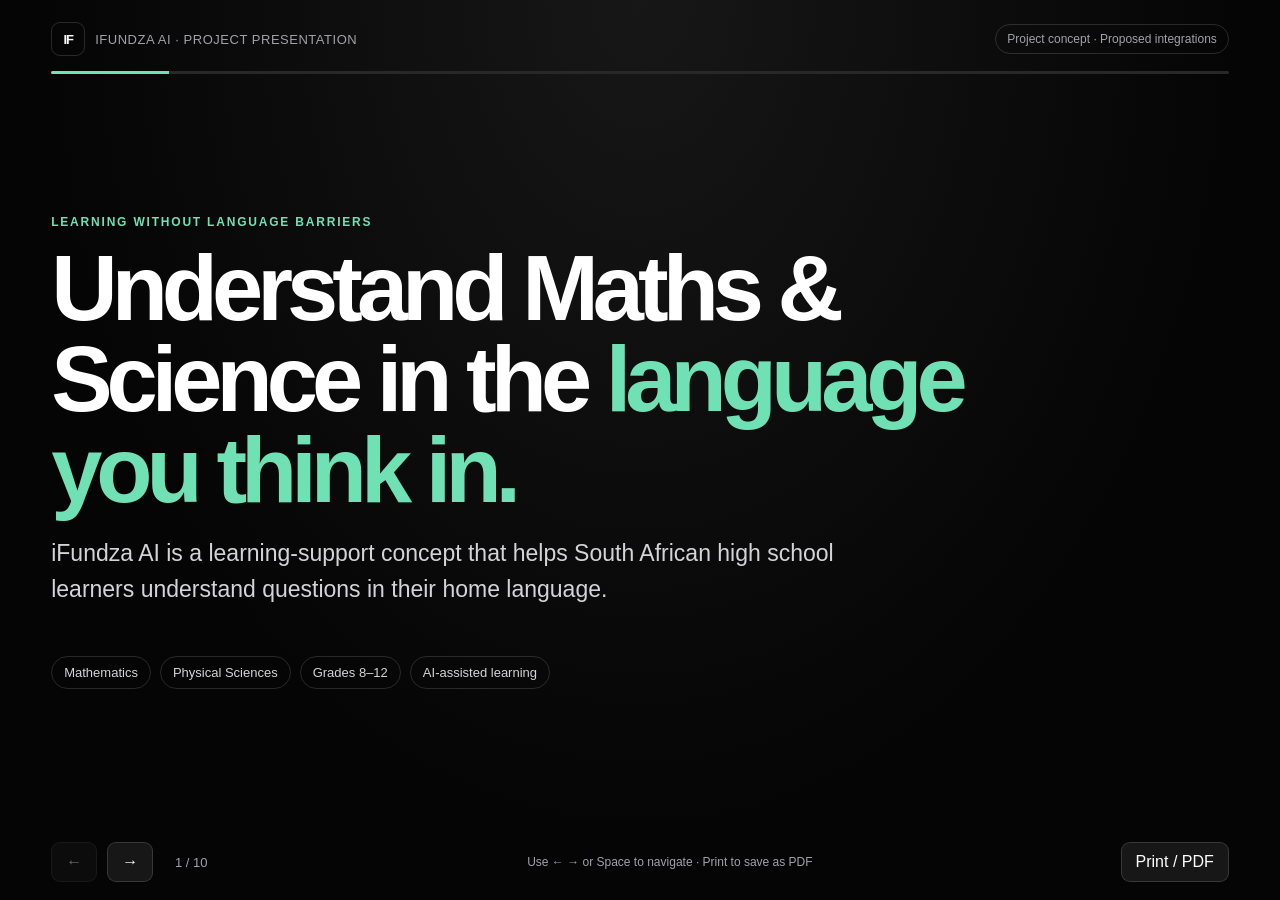
<file: presentation.html>
<!DOCTYPE html>
<html lang="en">
<head>
  <meta charset="UTF-8">
  <meta name="viewport" content="width=device-width, initial-scale=1.0">
  <meta name="description" content="A presentation introducing the iFundza AI learning-support project and its proposed n8n AI workflow.">
  <title>iFundza AI — Project Presentation</title>
  <style>
    :root {
      color-scheme: dark;
      --background: #050505;
      --surface: #111111;
      --surface-raised: #171717;
      --border: rgba(255, 255, 255, 0.14);
      --text: #ffffff;
      --muted: #a1a1aa;
      --green: #70e1b5;
      --purple: #c4a7ff;
      --blue: #8bb9ff;
      font-family: Inter, "Segoe UI", Arial, sans-serif;
    }

    * { box-sizing: border-box; }

    body {
      margin: 0;
      min-height: 100vh;
      color: var(--text);
      background: radial-gradient(ellipse at 50% 0%, #171717 0%, var(--background) 65%);
    }

    button, a { font: inherit; }
    a { color: var(--green); }

    .deck {
      min-height: 100vh;
      display: flex;
      flex-direction: column;
      padding: 22px clamp(18px, 4vw, 64px) 18px;
    }

    .topbar, .controls {
      width: min(100%, 1320px);
      margin-inline: auto;
      display: flex;
      align-items: center;
      justify-content: space-between;
      gap: 16px;
    }

    .brand {
      display: flex;
      align-items: center;
      gap: 10px;
      color: var(--muted);
      font-size: 13px;
      letter-spacing: 0.04em;
      text-transform: uppercase;
    }

    .brand-mark {
      display: grid;
      width: 34px;
      height: 34px;
      place-items: center;
      border: 1px solid var(--border);
      border-radius: 9px;
      color: var(--text);
      font-weight: 800;
      letter-spacing: -0.08em;
    }

    .status {
      padding: 7px 11px;
      border: 1px solid var(--border);
      border-radius: 999px;
      color: var(--muted);
      font-size: 12px;
    }

    .progress-track {
      width: min(100%, 1320px);
      height: 3px;
      margin: 15px auto 0;
      overflow: hidden;
      border-radius: 3px;
      background: #282828;
    }

    .progress {
      width: 11.11%;
      height: 100%;
      background: var(--green);
      transition: width 180ms ease;
    }

    main {
      width: min(100%, 1320px);
      flex: 1;
      display: grid;
      margin: 0 auto;
      align-items: center;
    }

    .slide {
      display: none;
      min-height: min(76vh, 760px);
      align-content: center;
      animation: enter 220ms ease-out;
    }

    .slide.active { display: grid; }

    @keyframes enter {
      from { opacity: 0; transform: translateY(8px); }
      to { opacity: 1; transform: translateY(0); }
    }

    .eyebrow {
      margin: 0 0 14px;
      color: var(--green);
      font-size: 12px;
      font-weight: 700;
      letter-spacing: 0.15em;
      text-transform: uppercase;
    }

    h1, h2, h3, p { margin-top: 0; }
    h1 {
      max-width: 930px;
      margin-bottom: 20px;
      font-size: clamp(42px, 7.5vw, 92px);
      line-height: 0.99;
      letter-spacing: -0.065em;
    }

    h2 {
      margin-bottom: 14px;
      font-size: clamp(32px, 4.5vw, 58px);
      line-height: 1.04;
      letter-spacing: -0.05em;
    }

    h3 {
      margin-bottom: 9px;
      font-size: 17px;
      letter-spacing: -0.02em;
    }

    .lead {
      max-width: 800px;
      color: #d4d4d8;
      font-size: clamp(17px, 2vw, 23px);
      line-height: 1.55;
    }

    .muted { color: var(--muted); }
    .accent { color: var(--green); }
    .slide-intro { margin-bottom: 28px; }

    .tag-row {
      display: flex;
      flex-wrap: wrap;
      gap: 9px;
      margin-top: 25px;
    }

    .tag {
      padding: 8px 12px;
      border: 1px solid var(--border);
      border-radius: 999px;
      color: #d4d4d8;
      font-size: 13px;
    }

    .grid-2, .grid-3, .grid-4 {
      display: grid;
      gap: 15px;
    }

    .grid-2 { grid-template-columns: repeat(2, minmax(0, 1fr)); }
    .grid-3 { grid-template-columns: repeat(3, minmax(0, 1fr)); }
    .grid-4 { grid-template-columns: repeat(4, minmax(0, 1fr)); }

    .card {
      min-height: 145px;
      padding: 22px;
      border: 1px solid var(--border);
      border-radius: 15px;
      background: linear-gradient(145deg, rgba(255,255,255,0.055), rgba(255,255,255,0.018));
    }

    .card p, .card li {
      margin-bottom: 0;
      color: var(--muted);
      font-size: 15px;
      line-height: 1.55;
    }

    .card .number {
      display: block;
      margin-bottom: 19px;
      color: var(--green);
      font-size: 13px;
      font-weight: 700;
    }

    .quote {
      margin: 24px 0 0;
      padding: 17px 20px;
      border-left: 2px solid var(--green);
      background: rgba(112, 225, 181, 0.06);
      color: #e4e4e7;
      font-size: 17px;
    }

    .journey {
      display: grid;
      grid-template-columns: repeat(5, minmax(0, 1fr));
      gap: 12px;
      counter-reset: step;
    }

    .journey .card { min-height: 190px; }
    .journey .card::before {
      counter-increment: step;
      content: "0" counter(step);
      display: block;
      margin-bottom: 22px;
      color: var(--green);
      font-size: 13px;
      font-weight: 700;
    }

    .diagram-frame {
      height: min(63vh, 640px);
      padding: 9px;
      overflow: hidden;
      border-radius: 14px;
      background: #f8fafc;
    }

    .diagram-frame img {
      width: 100%;
      height: 100%;
      object-fit: contain;
    }

    .diagram-caption {
      display: flex;
      flex-wrap: wrap;
      justify-content: space-between;
      gap: 10px;
      margin-top: 12px;
      color: var(--muted);
      font-size: 13px;
    }

    .pipeline {
      display: grid;
      grid-template-columns: repeat(7, minmax(0, 1fr));
      gap: 18px;
      align-items: stretch;
    }

    .node {
      position: relative;
      min-height: 142px;
      padding: 16px 13px;
      border: 1px solid var(--border);
      border-radius: 13px;
      background: var(--surface);
    }

    .node:not(:last-child)::after {
      position: absolute;
      top: 50%;
      right: -15px;
      content: "›";
      color: #71717a;
      font-size: 22px;
      transform: translateY(-55%);
    }

    .node .node-type {
      display: block;
      margin-bottom: 13px;
      color: var(--green);
      font-size: 10px;
      font-weight: 700;
      letter-spacing: 0.1em;
      text-transform: uppercase;
    }

    .node strong {
      display: block;
      margin-bottom: 8px;
      font-size: 14px;
      line-height: 1.3;
    }

    .node small {
      display: block;
      color: var(--muted);
      font-size: 12px;
      line-height: 1.4;
    }

    .node.agent { border-color: rgba(196, 167, 255, 0.5); }
    .node.agent .node-type { color: var(--purple); }
    .node.storage .node-type { color: var(--blue); }

    .branch-row {
      display: grid;
      grid-template-columns: 1fr 1.5fr 1.5fr;
      gap: 12px;
      margin-top: 16px;
    }

    .branch {
      padding: 13px 15px;
      border: 1px dashed var(--border);
      border-radius: 11px;
      color: var(--muted);
      font-size: 13px;
      line-height: 1.45;
    }

    .branch strong {
      display: block;
      margin-bottom: 3px;
      color: var(--text);
    }

    .branch.warning { border-color: rgba(255, 190, 110, 0.45); }
    .branch.warning strong { color: #ffcf95; }

    .teacher-flow {
      display: grid;
      grid-template-columns: repeat(4, minmax(0, 1fr));
      gap: 14px;
      margin-top: 30px;
    }

    .teacher-step {
      min-height: 170px;
      padding: 21px;
      border-top: 2px solid var(--blue);
      border-radius: 12px;
      background: var(--surface);
    }

    .teacher-step span {
      display: block;
      margin-bottom: 26px;
      color: var(--blue);
      font-size: 13px;
      font-weight: 700;
    }

    .teacher-step p {
      color: var(--muted);
      font-size: 14px;
      line-height: 1.5;
    }

    .footer-note {
      margin-top: 23px;
      color: var(--muted);
      font-size: 13px;
    }

    .controls { padding-top: 12px; }
    .control-group { display: flex; align-items: center; gap: 10px; }

    .controls button {
      min-width: 44px;
      min-height: 40px;
      padding: 9px 14px;
      border: 1px solid var(--border);
      border-radius: 9px;
      color: var(--text);
      background: var(--surface-raised);
      cursor: pointer;
    }

    .controls button:hover:not(:disabled) { border-color: rgba(255,255,255,0.45); }
    .controls button:disabled { opacity: 0.4; cursor: not-allowed; }
    .counter { min-width: 56px; color: var(--muted); font-size: 13px; text-align: center; }
    .hint { color: var(--muted); font-size: 12px; }
    :focus-visible { outline: 2px solid var(--green); outline-offset: 3px; }

    @media (max-width: 900px) {
      .journey { grid-template-columns: repeat(3, minmax(0, 1fr)); }
      .pipeline { grid-template-columns: repeat(4, minmax(0, 1fr)); }
      .node:nth-child(4)::after { display: none; }
      .teacher-flow { grid-template-columns: repeat(2, minmax(0, 1fr)); }
      .slide { min-height: 72vh; }
    }

    @media (max-width: 600px) {
      .deck { padding: 15px 16px; }
      .status { font-size: 10px; }
      .grid-2, .grid-3, .grid-4, .journey, .pipeline, .branch-row, .teacher-flow {
        grid-template-columns: 1fr;
      }
      .slide { min-height: 70vh; padding-block: 20px; }
      .card, .journey .card, .teacher-step { min-height: auto; }
      .pipeline .node:not(:last-child)::after {
        top: auto;
        right: 50%;
        bottom: -19px;
        transform: rotate(90deg);
      }
      .pipeline .node:nth-child(4)::after { display: block; }
      .diagram-frame { height: 53vh; }
      .hint { display: none; }
    }

    @media (prefers-reduced-motion: reduce) {
      *, *::before, *::after { animation-duration: 0.01ms !important; transition-duration: 0.01ms !important; }
    }

    @media print {
      @page { size: landscape; margin: 0; }
      body { background: #050505; print-color-adjust: exact; -webkit-print-color-adjust: exact; }
      .deck { min-height: 0; padding: 0; }
      .topbar, .progress-track, .controls { display: none !important; }
      main { display: block; width: 100%; }
      .slide, .slide.active {
        display: grid !important;
        min-height: 100vh;
        padding: 8vh 8vw;
        break-after: page;
        page-break-after: always;
        animation: none;
      }
      .slide:last-child { break-after: auto; page-break-after: auto; }
      .diagram-frame { height: 72vh; }
    }
  </style>
</head>
<body>
  <div class="deck">
    <header class="topbar">
      <div class="brand"><span class="brand-mark">iF</span><span>iFundza AI · Project presentation</span></div>
      <span class="status">Project concept · Proposed integrations</span>
    </header>
    <div class="progress-track" aria-hidden="true"><div class="progress" id="progress"></div></div>

    <main id="slides" aria-live="polite">
      <section class="slide active" aria-label="Slide 1: Introduction">
        <p class="eyebrow">Learning without language barriers</p>
        <h1>Understand Maths &amp; Science in the <span class="accent">language you think in.</span></h1>
        <p class="lead">iFundza AI is a learning-support concept that helps South African high school learners understand questions in their home language.</p>
        <div class="tag-row">
          <span class="tag">Mathematics</span><span class="tag">Physical Sciences</span><span class="tag">Grades 8–12</span><span class="tag">AI-assisted learning</span>
        </div>
      </section>

      <section class="slide" aria-label="Slide 2: The problem">
        <div class="slide-intro">
          <p class="eyebrow">01 · The problem</p>
          <h2>Language can get in the way of learning.</h2>
          <p class="lead">A learner may understand the subject but still struggle to interpret a question written in a language they are less comfortable using.</p>
        </div>
        <div class="grid-3">
          <article class="card"><span class="number">01</span><h3>Questions are text-heavy</h3><p>Exam and textbook instructions can be difficult to unpack quickly.</p></article>
          <article class="card"><span class="number">02</span><h3>Meaning matters</h3><p>Misunderstanding a word can hide what a Maths or Science question is asking.</p></article>
          <article class="card"><span class="number">03</span><h3>Notation must stay exact</h3><p>Translation must not alter equations, units, marks, or scientific symbols.</p></article>
        </div>
      </section>

      <section class="slide" aria-label="Slide 3: The solution">
        <div class="slide-intro">
          <p class="eyebrow">02 · The solution</p>
          <h2>From a question photo to a clearer explanation.</h2>
          <p class="lead">Learners submit a question, choose a home language, and receive a translation with an option to ask an AI tutor for help.</p>
        </div>
        <div class="grid-2">
          <article class="card"><span class="number">FOR LEARNERS</span><h3>Instant question support</h3><p>Capture or upload a question, select a language, and get accessible wording plus step-by-step explanations.</p></article>
          <article class="card"><span class="number">FOR TEACHERS</span><h3>Reviewed class resources</h3><p>Translate a full paper, check it side by side, then publish the approved version to a class.</p></article>
        </div>
        <p class="quote">The AI translates explanatory wording only. Formulas, values, units, question numbers, and marks remain unchanged.</p>
      </section>

      <section class="slide" aria-label="Slide 4: Learner journey">
        <div class="slide-intro">
          <p class="eyebrow">03 · Learner journey</p>
          <h2>Five steps from upload to understanding.</h2>
        </div>
        <div class="journey">
          <article class="card"><h3>Submit</h3><p>Photograph or upload a Maths or Science question.</p></article>
          <article class="card"><h3>Choose</h3><p>Select the language the learner wants to use.</p></article>
          <article class="card"><h3>Read</h3><p>AI checks clarity and extracts the question content.</p></article>
          <article class="card"><h3>Translate</h3><p>Question wording is translated while notation is preserved.</p></article>
          <article class="card"><h3>Learn</h3><p>Read the result and ask follow-up questions.</p></article>
        </div>
        <p class="footer-note">If the image is blurry or incomplete, the learner is asked to retake or replace it.</p>
      </section>

      <section class="slide" aria-label="Slide 5: Application structure">
        <div class="slide-intro">
          <p class="eyebrow">04 · Application structure</p>
          <h2>People, platform, and integrations.</h2>
        </div>
        <div class="diagram-frame">
          <img src="use_case_diagram.svg" alt="iFundza AI use-case diagram showing learners, teachers, parents, administrators, platform functions, AI engine, and messaging gateway">
        </div>
        <div class="diagram-caption">
          <span>Learner is the primary user; teachers, parents, and administrators support the learning experience.</span>
          <a href="use_case_diagram.html">Open full use-case diagram</a>
        </div>
      </section>

      <section class="slide" aria-label="Slide 6: Proposed n8n workflow">
        <div class="slide-intro">
          <p class="eyebrow">05 · Proposed n8n integration</p>
          <h2>How the AI agent fits into the system.</h2>
          <p class="lead">n8n connects the learner-facing app or messaging channel to AI, validation, storage, and the reply.</p>
        </div>
        <div class="pipeline" aria-label="Workflow from learner upload through n8n validation, AI vision, AI agent, result checking, PostgreSQL, and learner reply">
          <article class="node"><span class="node-type">Trigger</span><strong>App / WhatsApp</strong><small>Question file + language</small></article>
          <article class="node"><span class="node-type">Check</span><strong>Validate input</strong><small>File, size, language</small></article>
          <article class="node"><span class="node-type">Vision</span><strong>Read question</strong><small>Clarity + text extraction</small></article>
          <article class="node agent"><span class="node-type">AI Agent</span><strong>Translate</strong><small>Gemini multimodal model</small></article>
          <article class="node"><span class="node-type">Quality</span><strong>Check result</strong><small>Preserve notation</small></article>
          <article class="node storage"><span class="node-type">Storage</span><strong>PostgreSQL</strong><small>Save text + result</small></article>
          <article class="node"><span class="node-type">Response</span><strong>Reply to learner</strong><small>Translation + next steps</small></article>
        </div>
        <div class="branch-row">
          <div class="branch warning"><strong>Unreadable image</strong>Ask learner to retake or replace it.</div>
          <div class="branch"><strong>AI fallback</strong>Optional second model if configured and approved.</div>
          <div class="branch"><strong>Follow-up tutor</strong>AI Agent uses question context and PostgreSQL chat memory.</div>
        </div>
        <p class="footer-note">This workflow is a design proposal; credentials, endpoints, and backend services are not configured yet.</p>
      </section>

      <section class="slide" aria-label="Slide 7: Teacher workflow">
        <div class="slide-intro">
          <p class="eyebrow">06 · Teacher paper workflow</p>
          <h2>Human review before a paper is shared.</h2>
          <p class="lead">Full-paper translation is a separate batch process. Teacher approval is the gate before publishing.</p>
        </div>
        <div class="teacher-flow">
          <article class="teacher-step"><span>STEP 01</span><h3>Upload</h3><p>Teacher submits a full paper for processing.</p></article>
          <article class="teacher-step"><span>STEP 02</span><h3>Translate</h3><p>AI extracts and translates the document.</p></article>
          <article class="teacher-step"><span>STEP 03</span><h3>Review &amp; approve</h3><p>Teacher checks the side-by-side content and approves it.</p></article>
          <article class="teacher-step"><span>STEP 04</span><h3>Publish &amp; notify</h3><p>Approved material is shared; n8n can send class alerts.</p></article>
        </div>
      </section>

      <section class="slide" aria-label="Slide 8: Quality and safety">
        <div class="slide-intro">
          <p class="eyebrow">07 · Quality and safety</p>
          <h2>Helpful AI needs careful checks.</h2>
        </div>
        <div class="grid-2">
          <article class="card"><span class="number">PRESERVE</span><h3>Keep technical notation intact</h3><p>Protect formulas, numbers, units, symbols, question numbering, marks, and diagram labels.</p></article>
          <article class="card"><span class="number">BE HONEST</span><h3>Do not guess missing content</h3><p>Ask for a clearer image or route uncertain output for review instead of inventing text.</p></article>
          <article class="card"><span class="number">PROTECT</span><h3>Secure learner information</h3><p>Authenticate workflows, manage credentials securely, and limit access to uploads and chat history.</p></article>
          <article class="card"><span class="number">REVIEW</span><h3>Keep teachers in the loop</h3><p>Review and approve full-paper translations before publication or notifications.</p></article>
        </div>
      </section>

      <section class="slide" aria-label="Slide 9: Project status and next steps">
        <div class="slide-intro">
          <p class="eyebrow">08 · What comes next</p>
          <h2>A clear path from prototype to pilot.</h2>
          <p class="lead">The repository currently contains a front-end prototype and architecture documentation. The AI and n8n workflow are proposed, not deployed.</p>
        </div>
        <div class="grid-3">
          <article class="card"><span class="number">01 · BUILD</span><h3>Connect the backend</h3><p>Implement secure uploads, authentication, and persistent storage.</p></article>
          <article class="card"><span class="number">02 · INTEGRATE</span><h3>Configure the workflow</h3><p>Connect an approved AI model and messaging channel through n8n.</p></article>
          <article class="card"><span class="number">03 · VALIDATE</span><h3>Test with educators</h3><p>Evaluate language quality, notation preservation, accessibility, and failure handling.</p></article>
        </div>
        <p class="footer-note">Learn more in <a href="README.md">the project overview</a> and <a href="docs/N8N_WORKFLOW.md">the n8n workflow document</a>.</p>
      </section>

      <section class="slide" aria-label="Slide 10: Project summary">
        <div class="slide-intro">
          <p class="eyebrow">09 · In summary</p>
          <h2>iFundza AI makes questions easier to understand.</h2>
        </div>
        <div class="grid-2">
          <article class="card"><span class="number">THE CHALLENGE</span><p>Language can make Maths and Science questions harder for South African learners to understand.</p></article>
          <article class="card"><span class="number">THE SOLUTION</span><p>Translate a question photo into a learner's home language and offer an AI explanation.</p></article>
          <article class="card"><span class="number">THE WORKFLOW</span><p>Proposed n8n connects uploads to AI vision, translation checks, storage, and a learner reply.</p></article>
          <article class="card"><span class="number">THE SAFEGUARD</span><p>Preserve technical notation, ask for clearer images, and require teacher approval before sharing full papers.</p></article>
        </div>
        <p class="quote">The repository is currently a front-end prototype. The backend, AI services, and n8n workflow are still planned.</p>
      </section>
    </main>

    <nav class="controls" aria-label="Presentation controls">
      <div class="control-group">
        <button id="previous" type="button" aria-label="Previous slide">←</button>
        <button id="next" type="button" aria-label="Next slide">→</button>
        <span class="counter" id="counter" aria-live="polite">1 / 10</span>
      </div>
      <span class="hint">Use ← → or Space to navigate · Print to save as PDF</span>
      <button id="print" type="button">Print / PDF</button>
    </nav>
  </div>

  <script>
    const slides = Array.from(document.querySelectorAll(".slide"));
    const progress = document.getElementById("progress");
    const counter = document.getElementById("counter");
    const previousButton = document.getElementById("previous");
    const nextButton = document.getElementById("next");
    let activeSlide = 0;

    function showSlide(index) {
      activeSlide = Math.max(0, Math.min(index, slides.length - 1));
      slides.forEach((slide, position) => {
        const isActive = position === activeSlide;
        slide.classList.toggle("active", isActive);
        slide.setAttribute("aria-hidden", String(!isActive));
      });
      progress.style.width = `${((activeSlide + 1) / slides.length) * 100}%`;
      counter.textContent = `${activeSlide + 1} / ${slides.length}`;
      previousButton.disabled = activeSlide === 0;
      nextButton.disabled = activeSlide === slides.length - 1;
      window.history.replaceState(null, "", `#slide-${activeSlide + 1}`);
      window.scrollTo(0, 0);
    }

    previousButton.addEventListener("click", () => showSlide(activeSlide - 1));
    nextButton.addEventListener("click", () => showSlide(activeSlide + 1));
    document.getElementById("print").addEventListener("click", () => window.print());

    document.addEventListener("keydown", (event) => {
      if (event.altKey || event.ctrlKey || event.metaKey || event.target.closest("a, button")) return;
      if (["ArrowRight", "PageDown", " "].includes(event.key)) {
        event.preventDefault();
        showSlide(activeSlide + 1);
      } else if (["ArrowLeft", "PageUp"].includes(event.key)) {
        event.preventDefault();
        showSlide(activeSlide - 1);
      } else if (event.key === "Home") {
        showSlide(0);
      } else if (event.key === "End") {
        showSlide(slides.length - 1);
      }
    });

    const requestedSlide = Number(window.location.hash.match(/^#slide-(\d+)$/)?.[1]);
    showSlide(Number.isInteger(requestedSlide) && requestedSlide > 0 ? requestedSlide - 1 : 0);
  </script>
</body>
</html>
</file>
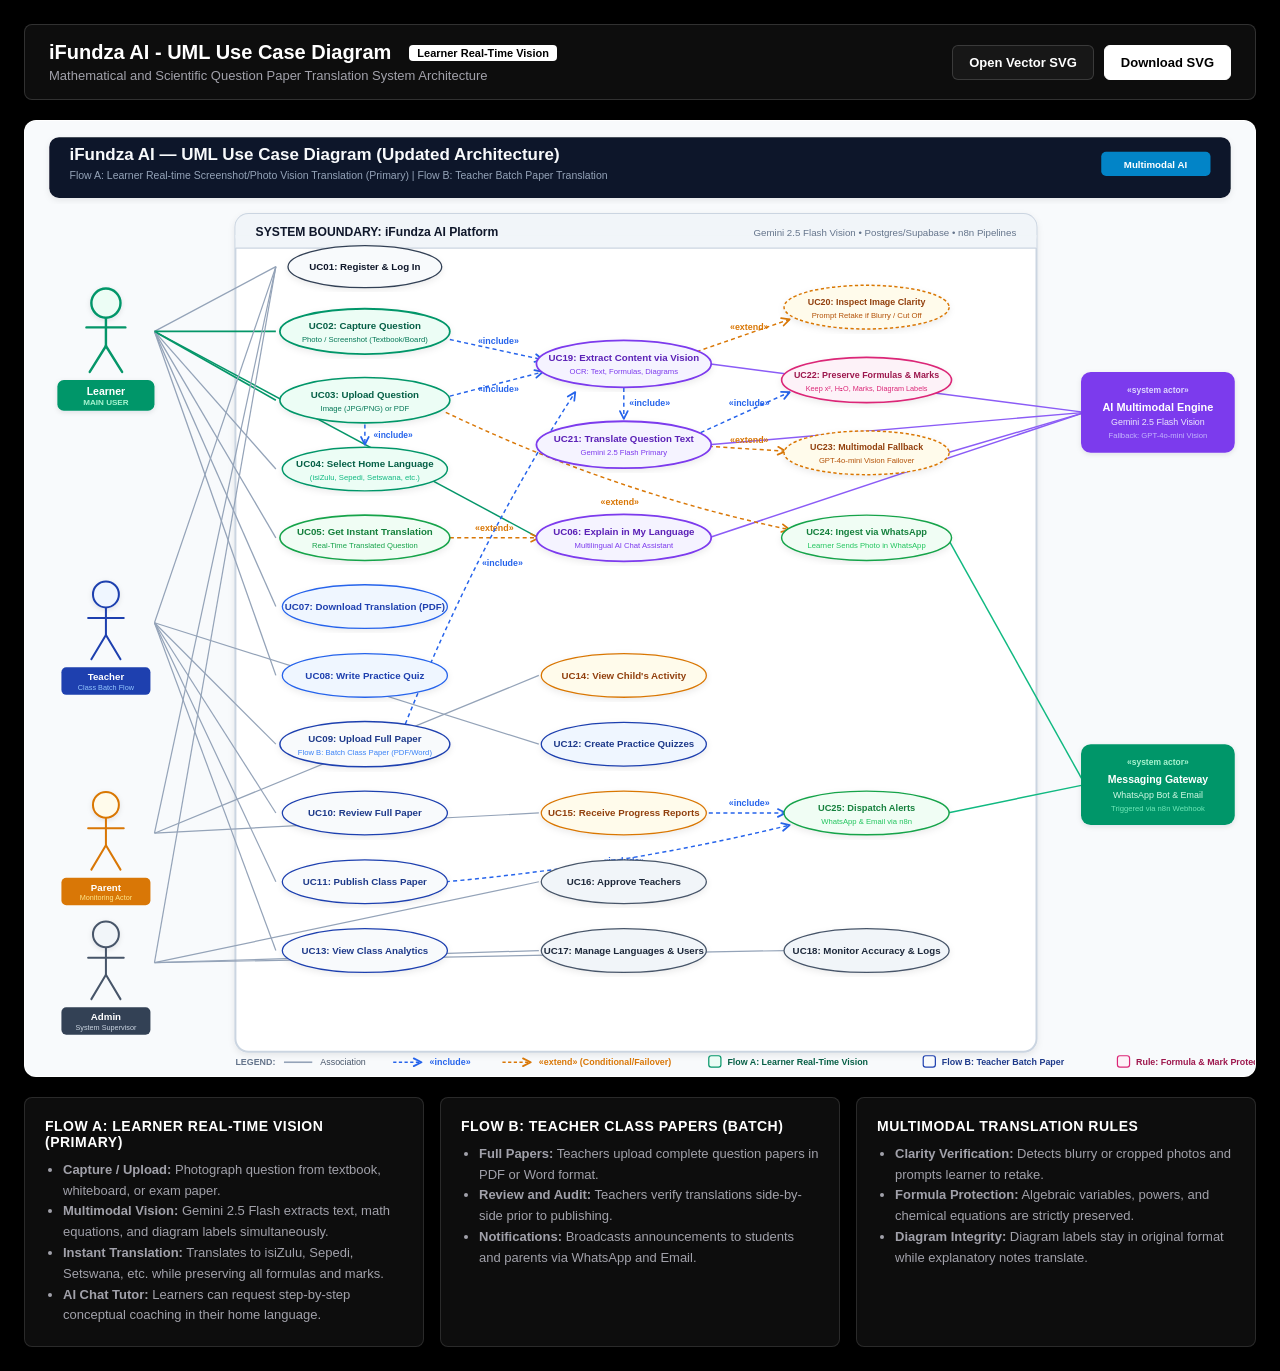
<file: use_case_diagram.html>
<!DOCTYPE html>
<html lang="en">
<head>
  <meta charset="UTF-8">
  <meta name="viewport" content="width=device-width, initial-scale=1.0">
  <title>iFundza AI - UML Use Case Diagram</title>
  <style>
    body {
      margin: 0;
      padding: 24px;
      font-family: -apple-system, BlinkMacSystemFont, "Segoe UI", Roboto, Helvetica, Arial, sans-serif;
      background: #000000;
      color: #ffffff;
      display: flex;
      flex-direction: column;
      align-items: center;
      min-height: 100vh;
      box-sizing: border-box;
    }
    .header-bar {
      max-width: 1520px;
      width: 100%;
      display: flex;
      justify-content: space-between;
      align-items: center;
      margin-bottom: 20px;
      padding: 16px 24px;
      background: #0d0d0d;
      border-radius: 8px;
      border: 1px solid rgba(255, 255, 255, 0.15);
      box-sizing: border-box;
    }
    .header-bar h1 {
      font-size: 20px;
      margin: 0;
      color: #ffffff;
      font-weight: 700;
      display: flex;
      align-items: center;
      gap: 10px;
    }
    .header-bar p {
      margin: 4px 0 0 0;
      font-size: 13px;
      color: #a1a1aa;
    }
    .badge {
      display: inline-block;
      padding: 2px 8px;
      border-radius: 4px;
      font-size: 11px;
      font-weight: 600;
      background: #ffffff;
      color: #000000;
      margin-left: 8px;
    }
    .actions {
      display: flex;
      gap: 10px;
    }
    .btn {
      background: #ffffff;
      color: #000000;
      border: 1px solid #ffffff;
      padding: 9px 16px;
      border-radius: 6px;
      font-weight: 600;
      cursor: pointer;
      font-size: 13px;
      text-decoration: none;
      display: inline-flex;
      align-items: center;
      transition: background 0.2s;
    }
    .btn:hover {
      background: #e4e4e7;
    }
    .btn-secondary {
      background: #171717;
      color: #ffffff;
      border-color: rgba(255, 255, 255, 0.15);
    }
    .btn-secondary:hover {
      background: #262626;
    }
    .diagram-container {
      max-width: 1520px;
      width: 100%;
      background: #ffffff;
      border-radius: 12px;
      overflow: hidden;
      border: 1px solid rgba(255, 255, 255, 0.2);
      box-sizing: border-box;
    }
    .img-box {
      width: 100%;
      height: auto;
      overflow: auto;
      background: #f8fafc;
    }
    .info-card {
      max-width: 1520px;
      width: 100%;
      margin-top: 20px;
      display: grid;
      grid-template-columns: repeat(auto-fit, minmax(320px, 1fr));
      gap: 16px;
      box-sizing: border-box;
    }
    .card {
      background: #0d0d0d;
      border: 1px solid rgba(255, 255, 255, 0.12);
      padding: 20px;
      border-radius: 8px;
    }
    .card h3 {
      margin: 0 0 10px 0;
      font-size: 14px;
      color: #ffffff;
      font-weight: 700;
      text-transform: uppercase;
      letter-spacing: 0.5px;
    }
    .card p, .card li {
      margin: 0;
      font-size: 13px;
      color: #a1a1aa;
      line-height: 1.6;
    }
    .card ul {
      margin: 8px 0 0 0;
      padding-left: 18px;
    }
  </style>
</head>
<body>
  <div class="header-bar">
    <div>
      <h1>
        iFundza AI - UML Use Case Diagram
        <span class="badge">Learner Real-Time Vision</span>
      </h1>
      <p>Mathematical and Scientific Question Paper Translation System Architecture</p>
    </div>
    <div class="actions">
      <a href="use_case_diagram.svg" target="_blank" class="btn btn-secondary">Open Vector SVG</a>
      <a href="use_case_diagram.svg" download="iFundza_UML_Use_Case_Diagram.svg" class="btn">Download SVG</a>
    </div>
  </div>

  <div class="diagram-container">
    <div class="img-box">
      <img src="use_case_diagram.svg" alt="iFundza AI UML Use Case Diagram" style="width:100%; display:block; min-width:900px;" />
    </div>
  </div>

  <div class="info-card">
    <div class="card">
      <h3>Flow A: Learner Real-Time Vision (Primary)</h3>
      <ul>
        <li><strong>Capture / Upload:</strong> Photograph question from textbook, whiteboard, or exam paper.</li>
        <li><strong>Multimodal Vision:</strong> Gemini 2.5 Flash extracts text, math equations, and diagram labels simultaneously.</li>
        <li><strong>Instant Translation:</strong> Translates to isiZulu, Sepedi, Setswana, etc. while preserving all formulas and marks.</li>
        <li><strong>AI Chat Tutor:</strong> Learners can request step-by-step conceptual coaching in their home language.</li>
      </ul>
    </div>
    <div class="card">
      <h3>Flow B: Teacher Class Papers (Batch)</h3>
      <ul>
        <li><strong>Full Papers:</strong> Teachers upload complete question papers in PDF or Word format.</li>
        <li><strong>Review and Audit:</strong> Teachers verify translations side-by-side prior to publishing.</li>
        <li><strong>Notifications:</strong> Broadcasts announcements to students and parents via WhatsApp and Email.</li>
      </ul>
    </div>
    <div class="card">
      <h3>Multimodal Translation Rules</h3>
      <ul>
        <li><strong>Clarity Verification:</strong> Detects blurry or cropped photos and prompts learner to retake.</li>
        <li><strong>Formula Protection:</strong> Algebraic variables, powers, and chemical equations are strictly preserved.</li>
        <li><strong>Diagram Integrity:</strong> Diagram labels stay in original format while explanatory notes translate.</li>
      </ul>
    </div>
  </div>
</body>
</html>
</file>
